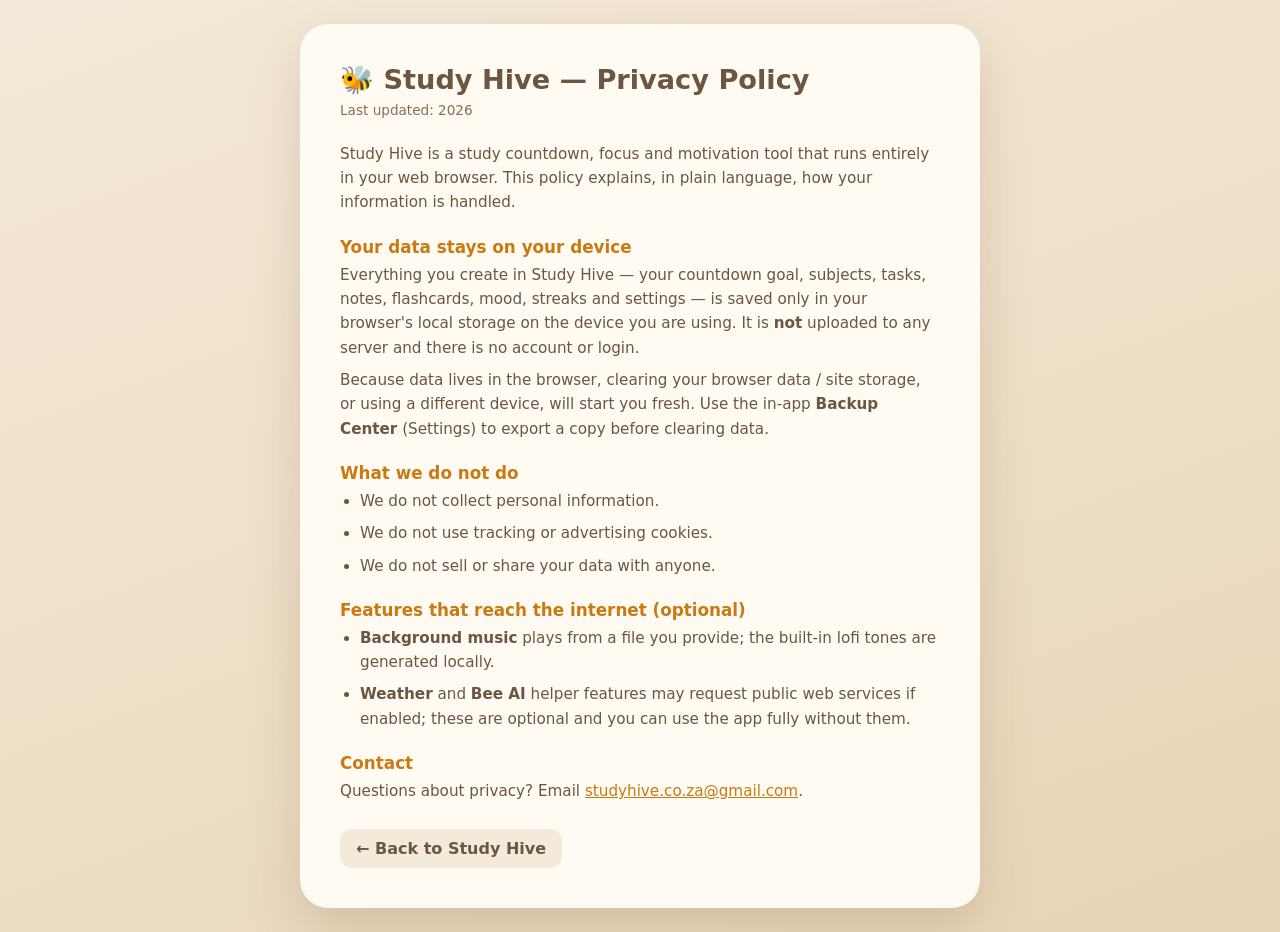
<file: study-hive-privacy-policy.html>
<!DOCTYPE html>
<html lang="en">
<head>
<meta charset="UTF-8">
<meta name="viewport" content="width=device-width, initial-scale=1.0">
<title>Study Hive — Privacy Policy</title>
<style>
  :root{--cream:#f4ead9;--tan:#e8d5b7;--brown:#8a6f52;--deep:#6b5641;--pearl:#fffaf2;--honey:#c97a12;}
  *{margin:0;padding:0;box-sizing:border-box}
  body{font-family:system-ui,Segoe UI,Roboto,sans-serif;background:linear-gradient(160deg,var(--cream),var(--tan));min-height:100vh;display:flex;align-items:center;justify-content:center;padding:24px;color:var(--deep)}
  .card{background:var(--pearl);border-radius:28px;padding:40px;max-width:680px;width:100%;box-shadow:0 20px 50px rgba(139,111,82,.25)}
  h1{font-size:1.7rem;margin-bottom:4px}
  .updated{color:var(--brown);font-size:.85rem;margin-bottom:20px}
  h2{font-size:1.05rem;margin:22px 0 6px;color:var(--honey)}
  p,li{font-size:.95rem;line-height:1.6;margin-bottom:8px}
  ul{padding-left:20px;margin-bottom:8px}
  a{color:var(--honey)}
  .back{display:inline-block;margin-top:18px;font-weight:700;text-decoration:none;color:var(--deep);background:var(--cream);padding:10px 16px;border-radius:12px}
</style>
</head>
<body>
  <main class="card">
    <h1>🐝 Study Hive — Privacy Policy</h1>
    <p class="updated">Last updated: 2026</p>

    <p>Study Hive is a study countdown, focus and motivation tool that runs entirely in your web browser. This policy explains, in plain language, how your information is handled.</p>

    <h2>Your data stays on your device</h2>
    <p>Everything you create in Study Hive — your countdown goal, subjects, tasks, notes, flashcards, mood, streaks and settings — is saved only in your browser's local storage on the device you are using. It is <strong>not</strong> uploaded to any server and there is no account or login.</p>
    <p>Because data lives in the browser, clearing your browser data / site storage, or using a different device, will start you fresh. Use the in-app <strong>Backup Center</strong> (Settings) to export a copy before clearing data.</p>

    <h2>What we do not do</h2>
    <ul>
      <li>We do not collect personal information.</li>
      <li>We do not use tracking or advertising cookies.</li>
      <li>We do not sell or share your data with anyone.</li>
    </ul>

    <h2>Features that reach the internet (optional)</h2>
    <ul>
      <li><strong>Background music</strong> plays from a file you provide; the built-in lofi tones are generated locally.</li>
      <li><strong>Weather</strong> and <strong>Bee AI</strong> helper features may request public web services if enabled; these are optional and you can use the app fully without them.</li>
    </ul>

    <h2>Contact</h2>
    <p>Questions about privacy? Email <a href="mailto:studyhive.co.za@gmail.com">studyhive.co.za@gmail.com</a>.</p>

    <a class="back" href="index.html">← Back to Study Hive</a>
  </main>
</body>
</html>
</file>
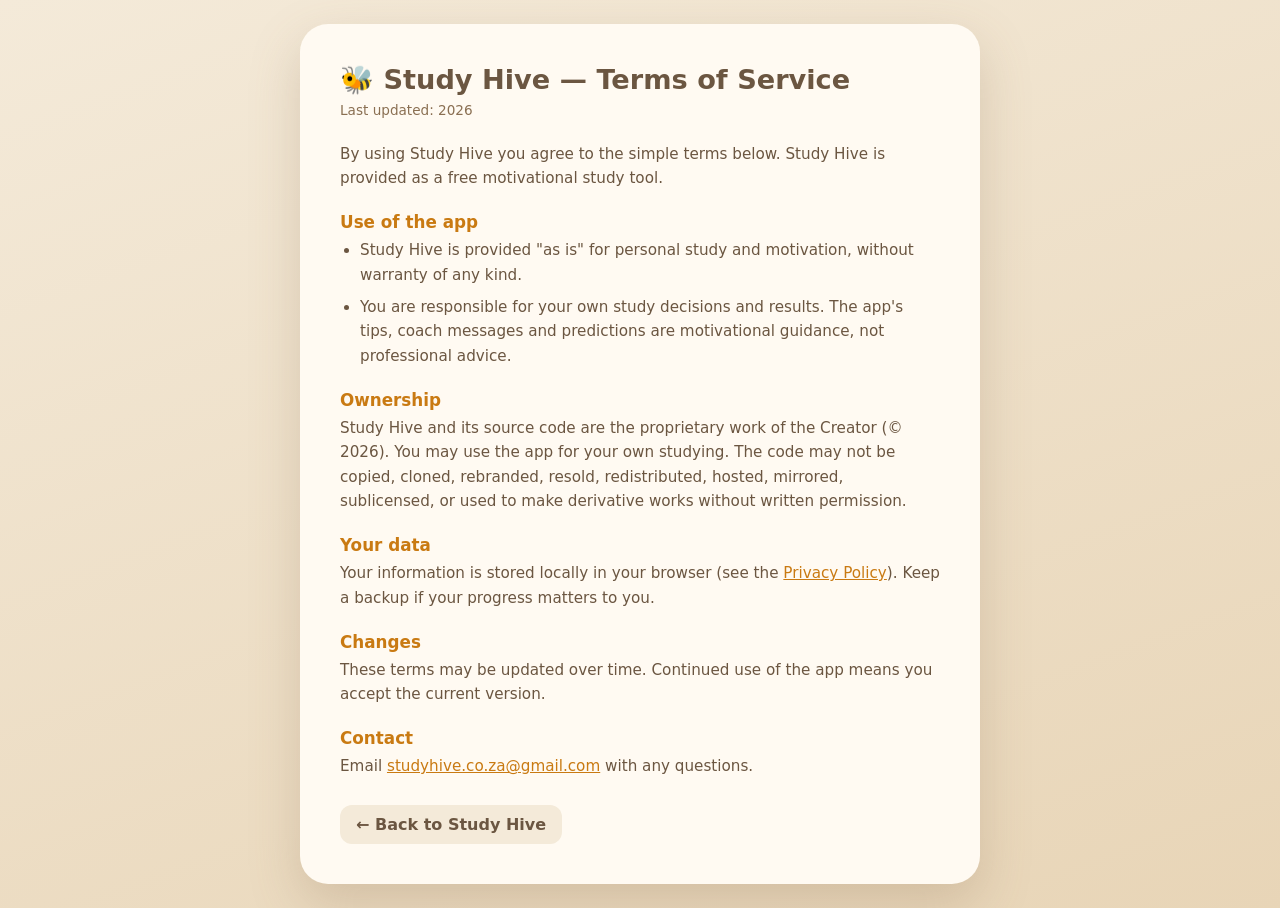
<file: study-hive-terms-of-service.html>
<!DOCTYPE html>
<html lang="en">
<head>
<meta charset="UTF-8">
<meta name="viewport" content="width=device-width, initial-scale=1.0">
<title>Study Hive — Terms of Service</title>
<style>
  :root{--cream:#f4ead9;--tan:#e8d5b7;--brown:#8a6f52;--deep:#6b5641;--pearl:#fffaf2;--honey:#c97a12;}
  *{margin:0;padding:0;box-sizing:border-box}
  body{font-family:system-ui,Segoe UI,Roboto,sans-serif;background:linear-gradient(160deg,var(--cream),var(--tan));min-height:100vh;display:flex;align-items:center;justify-content:center;padding:24px;color:var(--deep)}
  .card{background:var(--pearl);border-radius:28px;padding:40px;max-width:680px;width:100%;box-shadow:0 20px 50px rgba(139,111,82,.25)}
  h1{font-size:1.7rem;margin-bottom:4px}
  .updated{color:var(--brown);font-size:.85rem;margin-bottom:20px}
  h2{font-size:1.05rem;margin:22px 0 6px;color:var(--honey)}
  p,li{font-size:.95rem;line-height:1.6;margin-bottom:8px}
  ul{padding-left:20px;margin-bottom:8px}
  a{color:var(--honey)}
  .back{display:inline-block;margin-top:18px;font-weight:700;text-decoration:none;color:var(--deep);background:var(--cream);padding:10px 16px;border-radius:12px}
</style>
</head>
<body>
  <main class="card">
    <h1>🐝 Study Hive — Terms of Service</h1>
    <p class="updated">Last updated: 2026</p>

    <p>By using Study Hive you agree to the simple terms below. Study Hive is provided as a free motivational study tool.</p>

    <h2>Use of the app</h2>
    <ul>
      <li>Study Hive is provided "as is" for personal study and motivation, without warranty of any kind.</li>
      <li>You are responsible for your own study decisions and results. The app's tips, coach messages and predictions are motivational guidance, not professional advice.</li>
    </ul>

    <h2>Ownership</h2>
    <p>Study Hive and its source code are the proprietary work of the Creator (© 2026). You may use the app for your own studying. The code may not be copied, cloned, rebranded, resold, redistributed, hosted, mirrored, sublicensed, or used to make derivative works without written permission.</p>

    <h2>Your data</h2>
    <p>Your information is stored locally in your browser (see the <a href="study-hive-privacy-policy.html">Privacy Policy</a>). Keep a backup if your progress matters to you.</p>

    <h2>Changes</h2>
    <p>These terms may be updated over time. Continued use of the app means you accept the current version.</p>

    <h2>Contact</h2>
    <p>Email <a href="mailto:studyhive.co.za@gmail.com">studyhive.co.za@gmail.com</a> with any questions.</p>

    <a class="back" href="index.html">← Back to Study Hive</a>
  </main>
</body>
</html>
</file>
